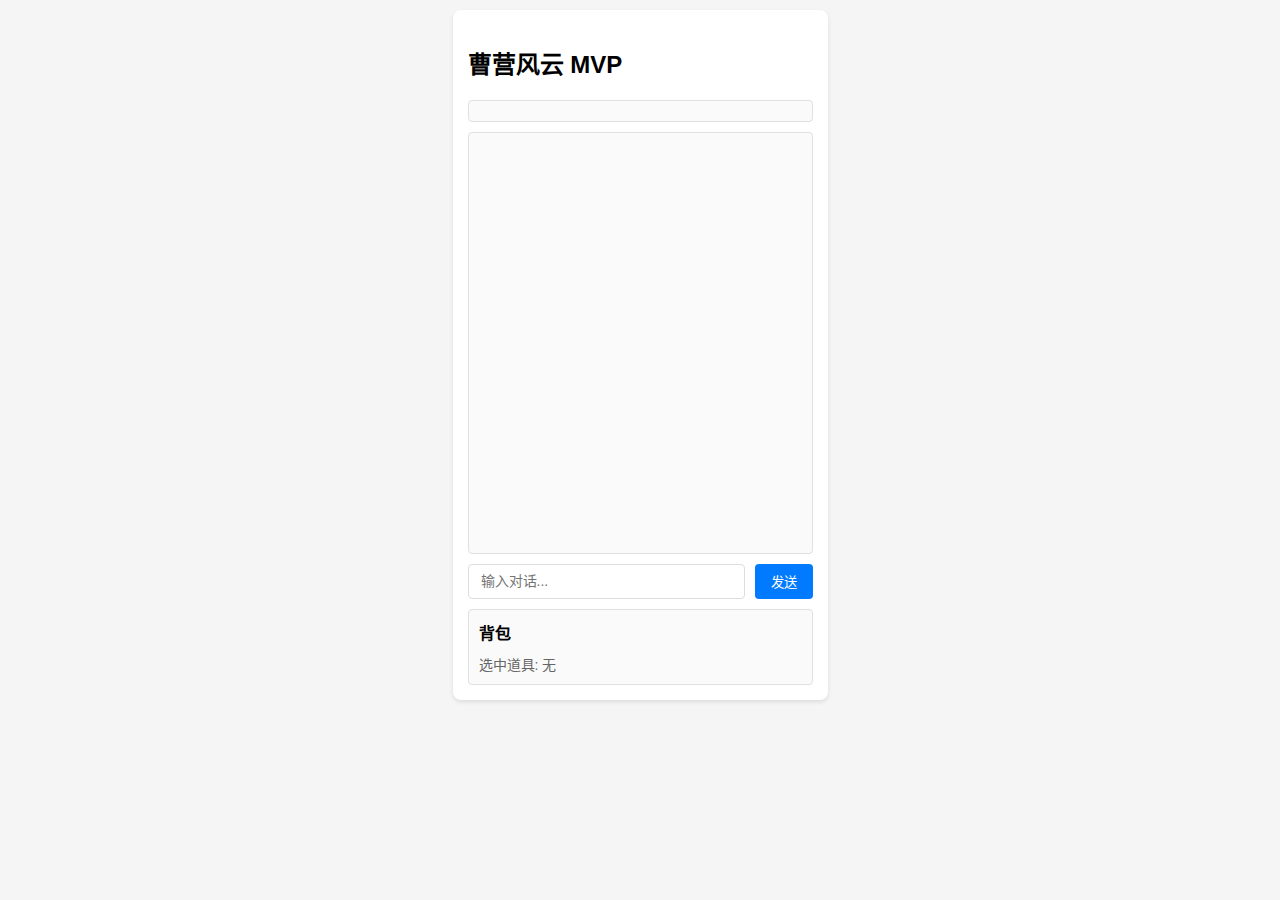
<file: index.html>
<!DOCTYPE html>
<html lang="zh-CN">
<head>
    <meta charset="UTF-8">
    <meta name="viewport" content="width=device-width, initial-scale=1.0">
    <title>曹营风云 - MVP</title>
    <link rel="stylesheet" href="css/main.css">
</head>
<body>
    <div id="app">
        <h2>曹营风云 MVP</h2>
        
        
        <!-- 状态栏 -->
        <div id="status-bar"></div>
        
        <!-- 对话区域 -->
        <div id="dialogue-area"></div>
        
        <!-- 输入区域 -->
        <div id="input-area">
            <input type="text" id="user-input" placeholder="输入对话...">
            <button id="send-btn">发送</button>
        </div>
        
        <!-- 背包系统 -->
        <div id="inventory">
            <h3>背包</h3>
            <div id="item-list"></div>
            <div id="selected-item">选中道具: 无</div>
        </div>
    </div>

    <!-- 加载脚本 -->
    <script src="js/debug/DebugLogger.js"></script>
    <script src="js/config/gameConfig.js"></script>
    <script src="js/config/prompts.js"></script>
    <script src="js/game/GameState.js"></script>
    <script src="js/game/DialogueSystem.js"></script>
    <script src="js/game/InventorySystem.js"></script>
    <script src="js/ai/ResponseParser.js"></script>
    <script src="js/ai/PromptBuilder.js"></script>
    <script src="js/ai/AIService.js"></script>
    <script src="js/ui/StatusUI.js"></script>
    <script src="js/ui/DialogueUI.js"></script>
    <script src="js/ui/UIManager.js"></script>
    <script src="js/main.js"></script>
</body>
</html>
</file>
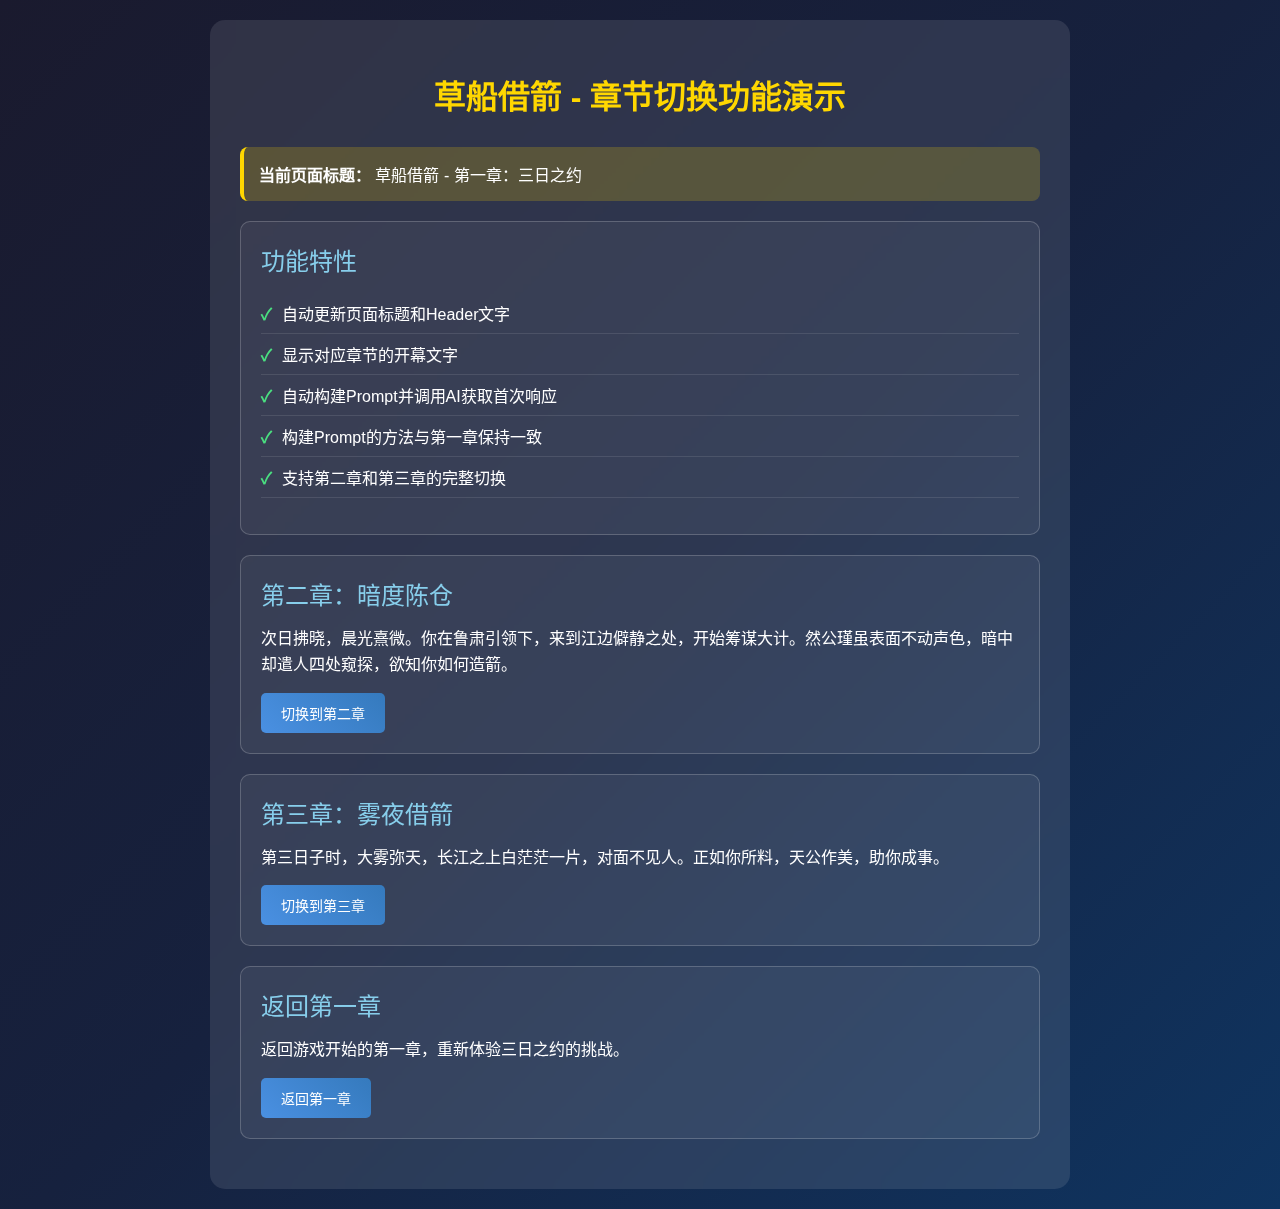
<file: demo-chapter-transition.html>
<!DOCTYPE html>
<html lang="zh-CN">
<head>
    <meta charset="UTF-8">
    <meta name="viewport" content="width=device-width, initial-scale=1.0">
    <title>章节切换功能演示</title>
    <style>
        body {
            font-family: 'Microsoft YaHei', sans-serif;
            background: linear-gradient(135deg, #1a1a2e 0%, #16213e 50%, #0f3460 100%);
            color: white;
            margin: 0;
            padding: 20px;
            min-height: 100vh;
        }
        .demo-container {
            max-width: 800px;
            margin: 0 auto;
            background: rgba(255, 255, 255, 0.1);
            border-radius: 15px;
            padding: 30px;
            backdrop-filter: blur(10px);
        }
        h1 {
            text-align: center;
            color: #ffd700;
            margin-bottom: 30px;
        }
        .chapter-demo {
            margin: 20px 0;
            padding: 20px;
            background: rgba(255, 255, 255, 0.05);
            border-radius: 10px;
            border: 1px solid rgba(255, 255, 255, 0.2);
        }
        .chapter-title {
            font-size: 1.5em;
            color: #87ceeb;
            margin-bottom: 15px;
        }
        .chapter-content {
            line-height: 1.6;
            margin-bottom: 15px;
        }
        .demo-button {
            background: linear-gradient(45deg, #4a90e2, #357abd);
            color: white;
            border: none;
            padding: 10px 20px;
            border-radius: 5px;
            cursor: pointer;
            font-size: 14px;
            transition: all 0.3s ease;
        }
        .demo-button:hover {
            background: linear-gradient(45deg, #357abd, #2968a3);
            transform: translateY(-2px);
        }
        .current-header {
            background: rgba(255, 215, 0, 0.2);
            padding: 15px;
            border-radius: 8px;
            margin: 20px 0;
            border-left: 4px solid #ffd700;
        }
        .feature-list {
            list-style: none;
            padding: 0;
        }
        .feature-list li {
            padding: 8px 0;
            border-bottom: 1px solid rgba(255, 255, 255, 0.1);
        }
        .feature-list li:before {
            content: "✓";
            color: #4ade80;
            font-weight: bold;
            margin-right: 10px;
        }
    </style>
</head>
<body>
    <div class="demo-container">
        <h1>草船借箭 - 章节切换功能演示</h1>
        
        <div class="current-header">
            <strong>当前页面标题：</strong>
            <span id="current-title">草船借箭 - 第一章：三日之约</span>
        </div>
        
        <div class="chapter-demo">
            <div class="chapter-title">功能特性</div>
            <ul class="feature-list">
                <li>自动更新页面标题和Header文字</li>
                <li>显示对应章节的开幕文字</li>
                <li>自动构建Prompt并调用AI获取首次响应</li>
                <li>构建Prompt的方法与第一章保持一致</li>
                <li>支持第二章和第三章的完整切换</li>
            </ul>
        </div>
        
        <div class="chapter-demo">
            <div class="chapter-title">第二章：暗度陈仓</div>
            <div class="chapter-content">
                次日拂晓，晨光熹微。你在鲁肃引领下，来到江边僻静之处，开始筹谋大计。然公瑾虽表面不动声色，暗中却遣人四处窥探，欲知你如何造箭。
            </div>
            <button class="demo-button" onclick="switchToChapter(2)">切换到第二章</button>
        </div>
        
        <div class="chapter-demo">
            <div class="chapter-title">第三章：雾夜借箭</div>
            <div class="chapter-content">
                第三日子时，大雾弥天，长江之上白茫茫一片，对面不见人。正如你所料，天公作美，助你成事。
            </div>
            <button class="demo-button" onclick="switchToChapter(3)">切换到第三章</button>
        </div>
        
        <div class="chapter-demo">
            <div class="chapter-title">返回第一章</div>
            <div class="chapter-content">
                返回游戏开始的第一章，重新体验三日之约的挑战。
            </div>
            <button class="demo-button" onclick="switchToChapter(1)">返回第一章</button>
        </div>
    </div>
    
    <script type="module">
        import { StateManager } from './js/core/stateManager.js';
        import { UIManager } from './js/ui/uiManager.js';
        import { GameEngine } from './js/core/gameEngine.js';
        
        // 初始化游戏组件
        const stateManager = new StateManager();
        const gameEngine = new GameEngine(stateManager);
        const uiManager = new UIManager(stateManager, gameEngine);
        
        // 模拟游戏实例
        window.gameInstance = {
            stateManager,
            uiManager,
            gameEngine,
            autoCallAI: async () => {
                console.log('🤖 自动调用AI - 模拟AI响应');
                // 模拟AI响应延迟
                await new Promise(resolve => setTimeout(resolve, 1000));
                console.log('✓ AI响应完成');
                return { success: true, data: { narrative: '章节开始，AI已响应...' } };
            }
        };
        
        // 章节切换函数
        window.switchToChapter = function(chapterNumber) {
            console.log(`\n=== 演示：切换到第${chapterNumber}章 ===`);
            
            // 更新游戏状态
            stateManager.setState({ chapter: chapterNumber });
            
            // 更新页面标题和header
            uiManager.updateChapterHeader(chapterNumber);
            
            // 更新演示页面的标题显示
            const chapterData = stateManager.gameData?.chapters?.[`chapter${chapterNumber}`];
            if (chapterData) {
                const newTitle = `草船借箭 - 第${chapterNumber}章：${chapterData.title}`;
                document.getElementById('current-title').textContent = newTitle;
                
                // 显示开幕文字
                console.log('📖 章节开幕文字:');
                console.log(chapterData.openingText);
                
                // 模拟自动调用AI
                setTimeout(() => {
                    window.gameInstance.autoCallAI().then(() => {
                        console.log('🎉 章节切换完成！');
                    });
                }, 500);
            }
        };
        
        console.log('📋 章节切换演示页面已加载');
        console.log('💡 点击按钮可以测试章节切换功能');
        console.log('🔍 打开浏览器开发者工具查看详细日志');
    </script>
</body>
</html>
</file>
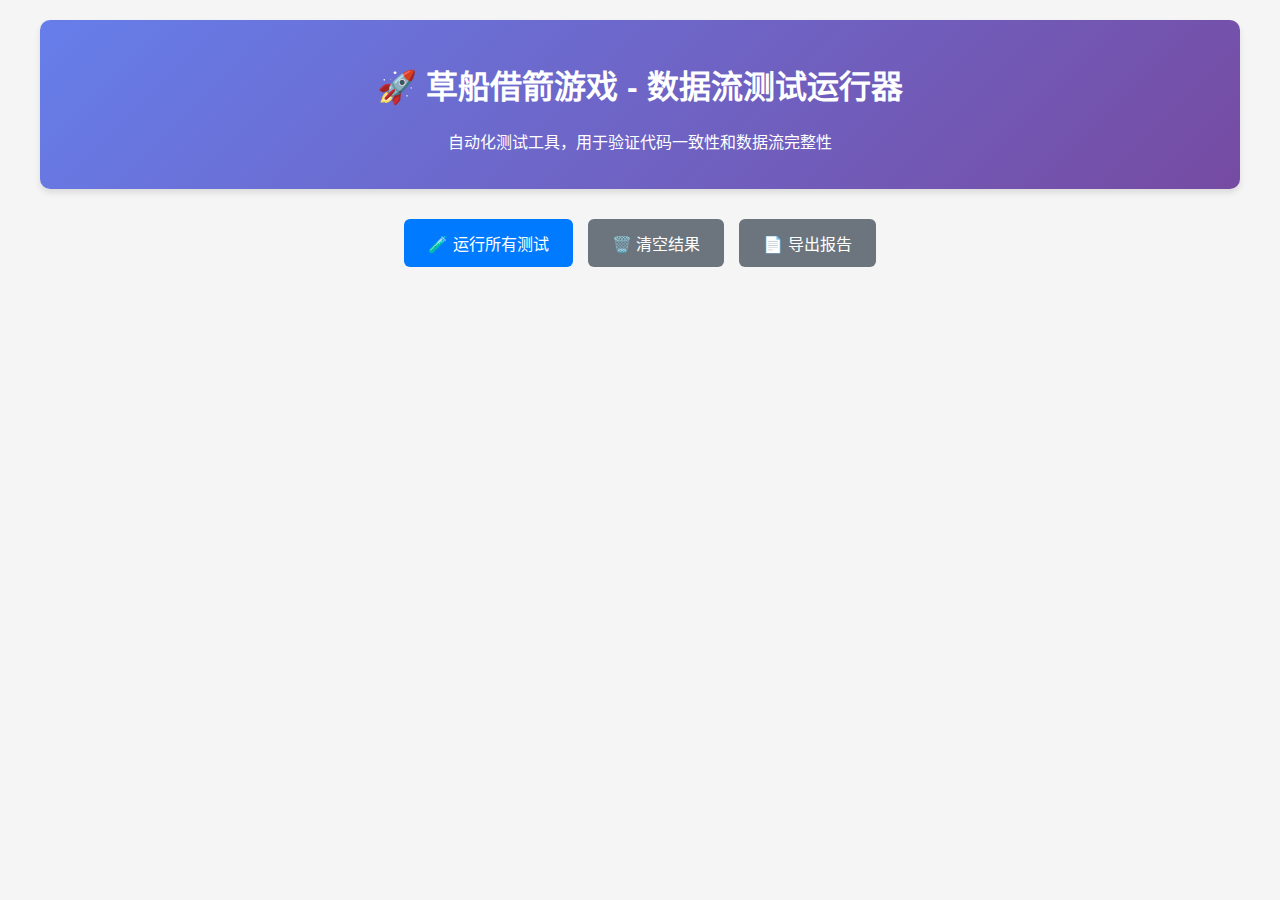
<file: test-runner.html>
<!DOCTYPE html>
<html lang="zh-CN">
<head>
    <meta charset="UTF-8">
    <meta name="viewport" content="width=device-width, initial-scale=1.0">
    <title>草船借箭 - 数据流测试运行器</title>
    <style>
        body {
            font-family: 'Segoe UI', Tahoma, Geneva, Verdana, sans-serif;
            max-width: 1200px;
            margin: 0 auto;
            padding: 20px;
            background-color: #f5f5f5;
        }
        
        .header {
            text-align: center;
            margin-bottom: 30px;
            padding: 20px;
            background: linear-gradient(135deg, #667eea 0%, #764ba2 100%);
            color: white;
            border-radius: 10px;
            box-shadow: 0 4px 6px rgba(0,0,0,0.1);
        }
        
        .test-controls {
            display: flex;
            gap: 15px;
            margin-bottom: 20px;
            justify-content: center;
        }
        
        .btn {
            padding: 12px 24px;
            border: none;
            border-radius: 6px;
            cursor: pointer;
            font-size: 16px;
            font-weight: 500;
            transition: all 0.3s ease;
        }
        
        .btn-primary {
            background-color: #007bff;
            color: white;
        }
        
        .btn-primary:hover {
            background-color: #0056b3;
            transform: translateY(-2px);
        }
        
        .btn-secondary {
            background-color: #6c757d;
            color: white;
        }
        
        .btn-secondary:hover {
            background-color: #545b62;
        }
        
        .test-results {
            background: white;
            border-radius: 8px;
            padding: 20px;
            box-shadow: 0 2px 4px rgba(0,0,0,0.1);
            margin-bottom: 20px;
        }
        
        .summary {
            display: grid;
            grid-template-columns: repeat(auto-fit, minmax(200px, 1fr));
            gap: 15px;
            margin-bottom: 20px;
        }
        
        .summary-card {
            padding: 15px;
            border-radius: 6px;
            text-align: center;
            color: white;
            font-weight: bold;
        }
        
        .summary-total { background-color: #17a2b8; }
        .summary-passed { background-color: #28a745; }
        .summary-failed { background-color: #dc3545; }
        .summary-rate { background-color: #6f42c1; }
        
        .test-item {
            display: flex;
            align-items: center;
            padding: 12px;
            margin: 8px 0;
            border-radius: 6px;
            border-left: 4px solid;
        }
        
        .test-passed {
            background-color: #d4edda;
            border-left-color: #28a745;
        }
        
        .test-failed {
            background-color: #f8d7da;
            border-left-color: #dc3545;
        }
        
        .test-icon {
            font-size: 20px;
            margin-right: 12px;
        }
        
        .test-content {
            flex: 1;
        }
        
        .test-name {
            font-weight: bold;
            margin-bottom: 4px;
        }
        
        .test-message {
            color: #666;
            font-size: 14px;
        }
        
        .console-output {
            background: #1e1e1e;
            color: #d4d4d4;
            padding: 20px;
            border-radius: 8px;
            font-family: 'Courier New', monospace;
            font-size: 14px;
            max-height: 400px;
            overflow-y: auto;
            white-space: pre-wrap;
            margin-top: 20px;
        }
        
        .loading {
            display: none;
            text-align: center;
            padding: 20px;
        }
        
        .spinner {
            border: 4px solid #f3f3f3;
            border-top: 4px solid #3498db;
            border-radius: 50%;
            width: 40px;
            height: 40px;
            animation: spin 1s linear infinite;
            margin: 0 auto 10px;
        }
        
        @keyframes spin {
            0% { transform: rotate(0deg); }
            100% { transform: rotate(360deg); }
        }
        
        .error-details {
            background-color: #fff3cd;
            border: 1px solid #ffeaa7;
            border-radius: 6px;
            padding: 15px;
            margin-top: 10px;
        }
        
        .error-title {
            font-weight: bold;
            color: #856404;
            margin-bottom: 10px;
        }
    </style>
</head>
<body>
    <div class="header">
        <h1>🚀 草船借箭游戏 - 数据流测试运行器</h1>
        <p>自动化测试工具，用于验证代码一致性和数据流完整性</p>
    </div>
    
    <div class="test-controls">
        <button class="btn btn-primary" onclick="runTests()">🧪 运行所有测试</button>
        <button class="btn btn-secondary" onclick="clearResults()">🗑️ 清空结果</button>
        <button class="btn btn-secondary" onclick="exportResults()">📄 导出报告</button>
    </div>
    
    <div class="loading" id="loading">
        <div class="spinner"></div>
        <p>正在运行测试...</p>
    </div>
    
    <div class="test-results" id="results" style="display: none;">
        <h2>📊 测试结果</h2>
        <div class="summary" id="summary"></div>
        <div id="test-list"></div>
    </div>
    
    <div class="console-output" id="console" style="display: none;">
        <h3>🖥️ 控制台输出</h3>
        <div id="console-content"></div>
    </div>
    
    <!-- 引入必要的模块 -->
    <script type="module">
        import gameData from './js/data/gameData.js';
        import { GameUtils } from './js/utils/gameUtils.js';
        import { DataFlowTests } from './tests/dataFlowTests.js';
        
        // 将模块暴露到全局作用域
        window.gameData = gameData;
        window.GameUtils = GameUtils;
        window.DataFlowTests = DataFlowTests;
        
        // 重写console方法以捕获输出
        const originalConsole = {
            log: console.log,
            error: console.error,
            warn: console.warn
        };
        
        let consoleOutput = [];
        
        function captureConsole() {
            consoleOutput = [];
            
            console.log = (...args) => {
                originalConsole.log(...args);
                consoleOutput.push({ type: 'log', message: args.join(' ') });
                updateConsoleDisplay();
            };
            
            console.error = (...args) => {
                originalConsole.error(...args);
                consoleOutput.push({ type: 'error', message: args.join(' ') });
                updateConsoleDisplay();
            };
            
            console.warn = (...args) => {
                originalConsole.warn(...args);
                consoleOutput.push({ type: 'warn', message: args.join(' ') });
                updateConsoleDisplay();
            };
        }
        
        function restoreConsole() {
            console.log = originalConsole.log;
            console.error = originalConsole.error;
            console.warn = originalConsole.warn;
        }
        
        function updateConsoleDisplay() {
            const consoleContent = document.getElementById('console-content');
            consoleContent.innerHTML = consoleOutput.map(item => {
                const color = item.type === 'error' ? '#ff6b6b' : 
                             item.type === 'warn' ? '#feca57' : '#d4d4d4';
                return `<div style="color: ${color}">${item.message}</div>`;
            }).join('');
            
            // 自动滚动到底部
            consoleContent.scrollTop = consoleContent.scrollHeight;
        }
        
        // 全局函数
        window.runTests = async function() {
            const loading = document.getElementById('loading');
            const results = document.getElementById('results');
            const consoleDiv = document.getElementById('console');
            
            // 显示加载状态
            loading.style.display = 'block';
            results.style.display = 'none';
            consoleDiv.style.display = 'block';
            
            // 开始捕获控制台输出
            captureConsole();
            
            try {
                // 运行测试
                const tests = new DataFlowTests();
                const report = tests.runAllTests();
                
                // 显示结果
                displayResults(report, tests.testResults);
                
                // 隐藏加载状态
                loading.style.display = 'none';
                results.style.display = 'block';
                
            } catch (error) {
                console.error('测试运行失败:', error);
                loading.style.display = 'none';
                
                // 显示错误信息
                const errorDiv = document.createElement('div');
                errorDiv.className = 'error-details';
                errorDiv.innerHTML = `
                    <div class="error-title">❌ 测试运行失败</div>
                    <div>${error.message}</div>
                `;
                document.body.appendChild(errorDiv);
            } finally {
                // 恢复控制台
                restoreConsole();
            }
        };
        
        function displayResults(report, testResults) {
            // 显示摘要
            const summary = document.getElementById('summary');
            summary.innerHTML = `
                <div class="summary-card summary-total">
                    <div style="font-size: 24px;">${report.total}</div>
                    <div>总测试数</div>
                </div>
                <div class="summary-card summary-passed">
                    <div style="font-size: 24px;">${report.passed}</div>
                    <div>通过</div>
                </div>
                <div class="summary-card summary-failed">
                    <div style="font-size: 24px;">${report.failed}</div>
                    <div>失败</div>
                </div>
                <div class="summary-card summary-rate">
                    <div style="font-size: 24px;">${report.successRate.toFixed(1)}%</div>
                    <div>成功率</div>
                </div>
            `;
            
            // 显示详细结果
            const testList = document.getElementById('test-list');
            testList.innerHTML = testResults.map(test => {
                const className = test.passed ? 'test-passed' : 'test-failed';
                const icon = test.passed ? '✅' : '❌';
                
                return `
                    <div class="test-item ${className}">
                        <div class="test-icon">${icon}</div>
                        <div class="test-content">
                            <div class="test-name">${test.name}</div>
                            <div class="test-message">${test.message}</div>
                        </div>
                    </div>
                `;
            }).join('');
        }
        
        window.clearResults = function() {
            document.getElementById('results').style.display = 'none';
            document.getElementById('console').style.display = 'none';
            consoleOutput = [];
        };
        
        window.exportResults = function() {
            if (consoleOutput.length === 0) {
                alert('请先运行测试');
                return;
            }
            
            const report = consoleOutput.map(item => item.message).join('\n');
            const blob = new Blob([report], { type: 'text/plain' });
            const url = URL.createObjectURL(blob);
            
            const a = document.createElement('a');
            a.href = url;
            a.download = `test-report-${new Date().toISOString().slice(0, 19).replace(/:/g, '-')}.txt`;
            document.body.appendChild(a);
            a.click();
            document.body.removeChild(a);
            
            URL.revokeObjectURL(url);
        };
        
        // 页面加载完成后的提示
        console.log('🎯 数据流测试运行器已就绪');
        console.log('点击"运行所有测试"按钮开始测试');
    </script>
</body>
</html>
</file>
<file: css/main.css>
body {
    max-width: 375px;
    margin: 0 auto;
    padding: 10px;
    font-family: -apple-system, BlinkMacSystemFont, sans-serif;
    background: #f5f5f5;
}

#app {
    background: white;
    padding: 15px;
    border-radius: 8px;
    box-shadow: 0 2px 4px rgba(0,0,0,0.1);
}

/* 状态栏 */
#status-bar {
    border: 1px solid #e0e0e0;
    padding: 10px;
    margin-bottom: 10px;
    border-radius: 4px;
    background: #fafafa;
}

.attribute-item {
    display: inline-block;
    margin-right: 10px;
    font-size: 14px;
}

.attribute-change {
    color: #4caf50;
    font-size: 12px;
    animation: fadeOut 2s ease-out;
}

.attribute-change.negative {
    color: #f44336;
}

/* 对话区域 */
#dialogue-area {
    height: 400px;
    overflow-y: auto;
    border: 1px solid #e0e0e0;
    padding: 10px;
    margin-bottom: 10px;
    border-radius: 4px;
    background: #fafafa;
}

.dialogue-item {
    margin: 10px 0;
}

.dialogue-item.player {
    text-align: right;
}

.dialogue-item.npc {
    text-align: left;
}

.character-info {
    font-size: 12px;
    color: #666;
    margin-bottom: 4px;
}

.dialogue-content {
    display: inline-block;
    background: #f0f0f0;
    padding: 8px 12px;
    border-radius: 8px;
    max-width: 70%;
    text-align: left;
}

.player .dialogue-content {
    background: #007bff;
    color: white;
}

.item-tag {
    font-size: 11px;
    background: rgba(255,255,255,0.2);
    padding: 2px 6px;
    border-radius: 3px;
    margin-top: 4px;
}

/* 输入区域 */
#input-area {
    display: flex;
    gap: 10px;
    margin-bottom: 10px;
}

#user-input {
    flex: 1;
    padding: 8px 12px;
    border: 1px solid #ddd;
    border-radius: 4px;
    font-size: 14px;
}

#send-btn {
    padding: 8px 16px;
    background: #007bff;
    color: white;
    border: none;
    border-radius: 4px;
    cursor: pointer;
}

#send-btn:hover {
    background: #0056b3;
}

/* 背包 */
#inventory {
    border: 1px solid #e0e0e0;
    padding: 10px;
    border-radius: 4px;
    background: #fafafa;
}

#inventory h3 {
    margin: 0 0 10px 0;
    font-size: 16px;
}

.item {
    display: inline-block;
    border: 1px solid #999;
    padding: 6px 10px;
    margin: 4px;
    cursor: pointer;
    border-radius: 4px;
    font-size: 14px;
    background: white;
    transition: all 0.2s;
}

.item:hover {
    border-color: #007bff;
    background: #f0f7ff;
}

.item.selected {
    background: #007bff;
    color: white;
    border-color: #0056b3;
}

#selected-item {
    margin-top: 10px;
    font-size: 14px;
    color: #666;
}

/* 头像样式 */
.speaker-avatar {
    width: 32px;
    height: 32px;
    border-radius: 50%;
    background: #007bff;
    color: white;
    display: flex;
    align-items: center;
    justify-content: center;
    font-weight: bold;
    font-size: 14px;
    margin-right: 8px;
    flex-shrink: 0;
}

.speaker-info {
    display: flex;
    align-items: center;
    margin-bottom: 5px;
}

.speaker-name {
    font-weight: bold;
    font-size: 14px;
}

/* 动画 */
@keyframes fadeOut {
    from { opacity: 1; }
    to { opacity: 0; }
}
</file>
